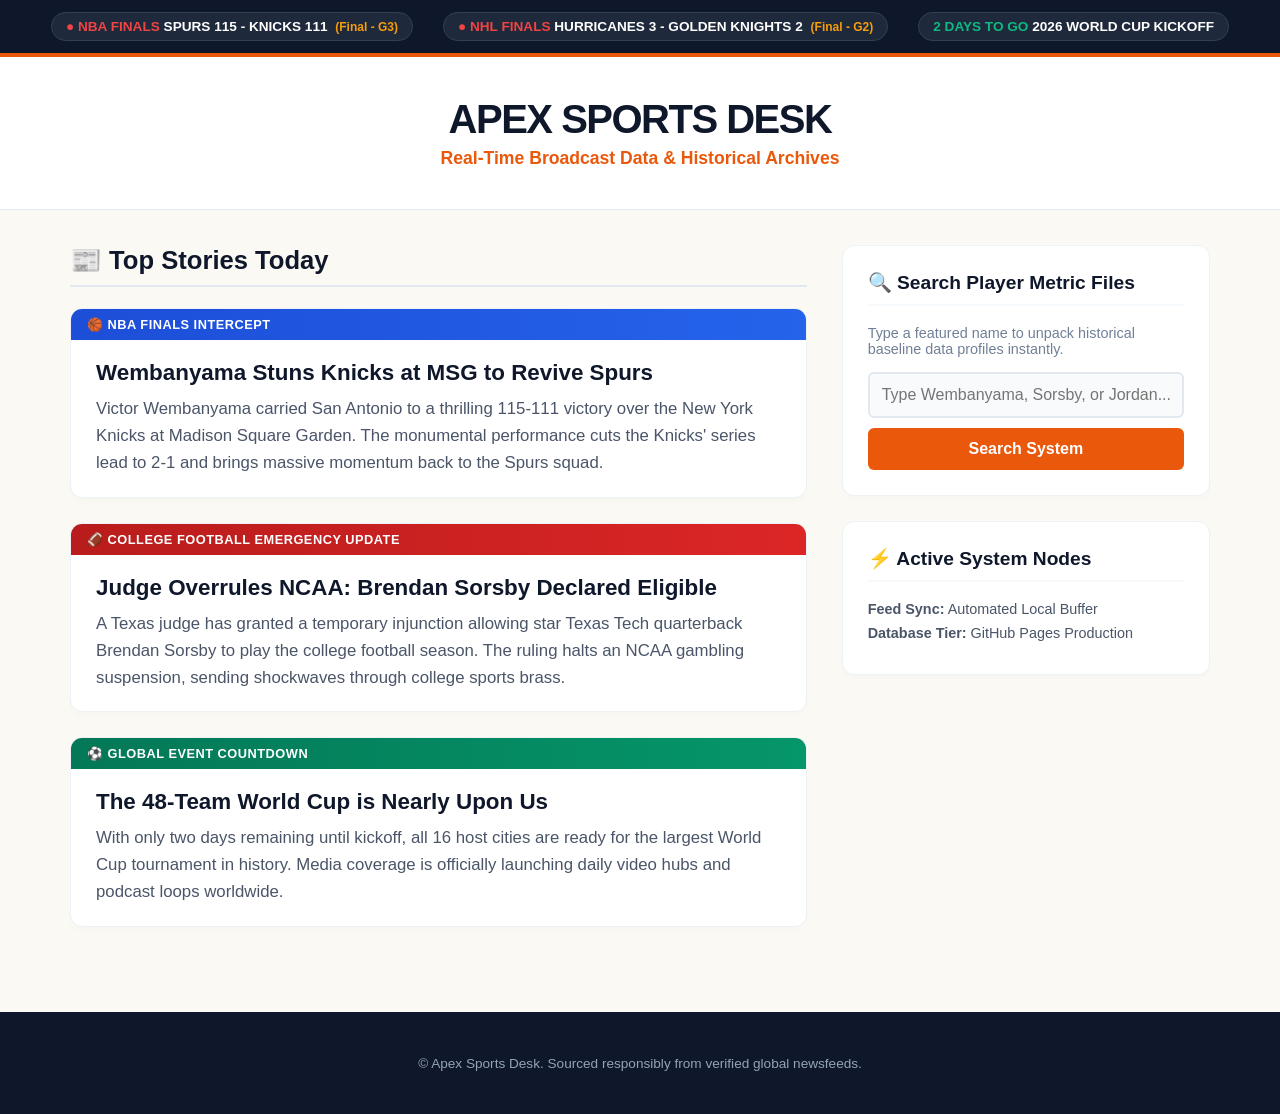
<file: index.htm>
<!DOCTYPE html>
<html lang="en">
<head>
    <meta charset="UTF-8">
    <meta name="viewport" content="width=device-width, initial-scale=1.0">
    <title>Apex Sports Desk</title>
    <link rel="stylesheet" href="style.css">
</head>
<body>

    <!-- 1. LIVE SCOREBOARD TICKER -->
    <div class="ticker-wrap">
        <div class="ticker">
            <div class="game"><span class="live-dot">● NBA FINALS</span> SPURS 115 - KNICKS 111 <span class="final-tag">(Final - G3)</span></div>
            <div class="game"><span class="live-dot">● NHL FINALS</span> HURRICANES 3 - GOLDEN KNIGHTS 2 <span class="final-tag">(Final - G2)</span></div>
            <div class="game"><span class="countdown-tag">2 DAYS TO GO</span> 2026 WORLD CUP KICKOFF</div>
        </div>
    </div>

    <!-- 2. APEX BRAND HEADER -->
    <header class="main-header">
        <h1>APEX SPORTS DESK</h1>
        <p>Real-Time Broadcast Data & Historical Archives</p>
    </header>

    <!-- 3. MAIN APP GRID -->
    <div class="container">
        
        <!-- LEFT COLUMN: BREAKING HEADLINES -->
        <main class="news-feed">
            <h2>📰 Top Stories Today</h2>
            
            <div class="story-card">
                <div class="story-banner nba-theme">🏀 NBA FINALS INTERCEPT</div>
                <div class="story-body">
                    <h3>Wembanyama Stuns Knicks at MSG to Revive Spurs</h3>
                    <p>Victor Wembanyama carried San Antonio to a thrilling 115-111 victory over the New York Knicks at Madison Square Garden. The monumental performance cuts the Knicks' series lead to 2-1 and brings massive momentum back to the Spurs squad.</p>
                </div>
            </div>

            <div class="story-card">
                <div class="story-banner ncaa-theme">🏈 COLLEGE FOOTBALL EMERGENCY UPDATE</div>
                <div class="story-body">
                    <h3>Judge Overrules NCAA: Brendan Sorsby Declared Eligible</h3>
                    <p>A Texas judge has granted a temporary injunction allowing star Texas Tech quarterback Brendan Sorsby to play the college football season. The ruling halts an NCAA gambling suspension, sending shockwaves through college sports brass.</p>
                </div>
            </div>

            <div class="story-card">
                <div class="story-banner world-cup-theme">⚽ GLOBAL EVENT COUNTDOWN</div>
                <div class="story-body">
                    <h3>The 48-Team World Cup is Nearly Upon Us</h3>
                    <p>With only two days remaining until kickoff, all 16 host cities are ready for the largest World Cup tournament in history. Media coverage is officially launching daily video hubs and podcast loops worldwide.</p>
                </div>
            </div>
        </main>

        <!-- RIGHT COLUMN: INTERACTIVE ENGINE SEARCH -->
        <aside class="sidebar">
            <div class="sidebar-card">
                <h3>🔍 Search Player Metric Files</h3>
                <p class="help-text">Type a featured name to unpack historical baseline data profiles instantly.</p>
                
                <div class="search-input-group">
                    <input type="text" id="dbSearch" placeholder="Type Wembanyama, Sorsby, or Jordan...">
                    <button onclick="runArchiveSearch()">Search System</button>
                </div>

                <!-- Injection Results Nodes -->
                <div id="searchSuccess" class="result-display-panel">
                    <h4 id="resName">--</h4>
                    <p><b>Division Type:</b> <span id="resLeague">--</span></p>
                    <p><b>Archived Status:</b> <span id="resStatus">--</span></p>
                    <p style="margin-top: 10px; font-weight: bold;">Current Play Log Entry:</p>
                    <p id="resLog" class="log-quote-box">--</p>
                </div>
                <div id="searchError" class="error-display-panel">❌ No match inside active data strings. Try searching for 'Wembanyama'.</div>
            </div>

            <div class="sidebar-card info-widget">
                <h3>⚡ Active System Nodes</h3>
                <p><b>Feed Sync:</b> Automated Local Buffer</p>
                <p><b>Database Tier:</b> GitHub Pages Production</p>
            </div>
        </aside>

    </div>

    <footer>
        <p>&copy; Apex Sports Desk. Sourced responsibly from verified global newsfeeds.</p>
    </footer>

    <script src="script.js"></script>
</body>
</html>
</file>
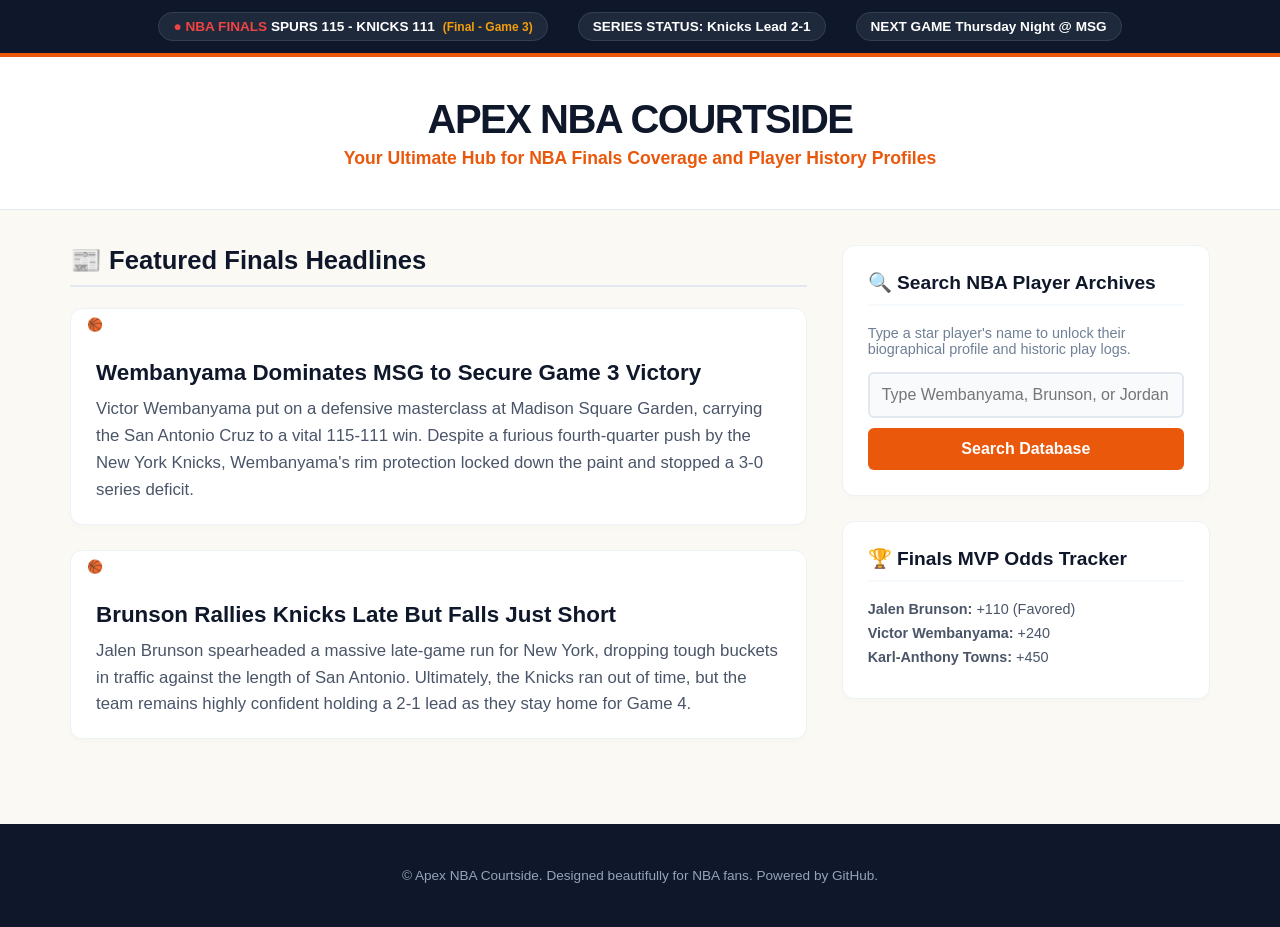
<file: index.html>
<!DOCTYPE html>
<html lang="en">
<head>
    <meta charset="UTF-8">
    <meta name="viewport" content="width=device-width, initial-scale=1.0">
    <title>Apex NBA Courtside</title>
    <link rel="stylesheet" href="style.css">
</head>
<body>

    <!-- 1. LIVE NBA FINALS SCOREBOARD TICKER -->
    <div class="ticker-wrap">
        <div class="ticker">
            <div class="game"><span class="live-dot">● NBA FINALS</span> SPURS 115 - KNICKS 111 <span class="final-tag">(Final - Game 3)</span></div>
            <div class="game"><b>SERIES STATUS:</b> Knicks Lead 2-1</div>
            <div class="game"><span class="next-tag">NEXT GAME</span> Thursday Night @ MSG</div>
        </div>
    </div>

    <!-- 2. NBA BRAND HEADER -->
    <header class="main-header">
        <h1>APEX NBA COURTSIDE</h1>
        <p>Your Ultimate Hub for NBA Finals Coverage and Player History Profiles</p>
    </header>

    <!-- 3. MAIN APP GRID -->
    <div class="container">
        
        <!-- LEFT COLUMN: BREAKING NBA HEADLINES -->
        <main class="news-feed">
            <h2>📰 Featured Finals Headlines</h2>
            
            <div class="story-card">
                <div class="story-banner spurs-theme">🏀 SPURS BOUNCE BACK</div>
                <div class="story-body">
                    <h3>Wembanyama Dominates MSG to Secure Game 3 Victory</h3>
                    <p>Victor Wembanyama put on a defensive masterclass at Madison Square Garden, carrying the San Antonio Cruz to a vital 115-111 win. Despite a furious fourth-quarter push by the New York Knicks, Wembanyama's rim protection locked down the paint and stopped a 3-0 series deficit.</p>
                </div>
            </div>

            <div class="story-card">
                <div class="story-banner knicks-theme">🏀 NEW YORK ANALYSIS</div>
                <div class="story-body">
                    <h3>Brunson Rallies Knicks Late But Falls Just Short</h3>
                    <p>Jalen Brunson spearheaded a massive late-game run for New York, dropping tough buckets in traffic against the length of San Antonio. Ultimately, the Knicks ran out of time, but the team remains highly confident holding a 2-1 lead as they stay home for Game 4.</p>
                </div>
            </div>
        </main>

        <!-- RIGHT COLUMN: INTERACTIVE NBA ENGINE SEARCH -->
        <aside class="sidebar">
            <div class="sidebar-card">
                <h3>🔍 Search NBA Player Archives</h3>
                <p class="help-text">Type a star player's name to unlock their biographical profile and historic play logs.</p>
                
                <div class="search-input-group">
                    <input type="text" id="dbSearch" placeholder="Type Wembanyama, Brunson, or Jordan...">
                    <button onclick="runArchiveSearch()">Search Database</button>
                </div>

                <!-- Injection Results Nodes -->
                <div id="searchSuccess" class="result-display-panel">
                    <h4 id="resName">--</h4>
                    <p><b>Team Affiliation:</b> <span id="resTeam">--</span></p>
                    <p><b>Position / Role:</b> <span id="resPos">--</span></p>
                    <p style="margin-top: 10px; font-weight: bold;">Documented Play-by-Play Log:</p>
                    <p id="resLog" class="log-quote-box">--</p>
                </div>
                <div id="searchError" class="error-display-panel">❌ No record found in our active NBA vault. Try searching for 'Brunson' or 'Wembanyama'.</div>
            </div>

            <!-- TRENDING WIDGET -->
            <div class="sidebar-card info-widget">
                <h3>🏆 Finals MVP Odds Tracker</h3>
                <p><b>Jalen Brunson:</b> +110 (Favored)</p>
                <p><b>Victor Wembanyama:</b> +240</p>
                <p><b>Karl-Anthony Towns:</b> +450</p>
            </div>
        </aside>

    </div>

    <footer>
        <p>&copy; Apex NBA Courtside. Designed beautifully for NBA fans. Powered by GitHub.</p>
    </footer>

    <script src="script.js"></script>
</body>
</html>
</file>
<file: style.css>
/* Clean Premium Layout Matrix */
body { font-family: 'Segoe UI', Arial, sans-serif; margin: 0; padding: 0; background-color: #fbf9f4; color: #2d3748; }

/* TICKER BANNER */
.ticker-wrap { background-color: #0f172a; color: white; padding: 12px 0; border-bottom: 4px solid #ea580c; }
.ticker { display: flex; justify-content: center; gap: 30px; max-width: 1200px; margin: 0 auto; padding: 0 20px; flex-wrap: wrap; }
.game { background-color: #1e293b; padding: 6px 14px; border-radius: 20px; font-size: 0.85rem; font-weight: 600; border: 1px solid #334155; }
.live-dot { color: #ef4444; font-weight: 800; }
.final-tag { color: #f59e0b; font-size: 0.75rem; margin-left: 4px; }
.countdown-tag { color: #10b981; font-weight: bold; }

/* HEADER BRAND */
.main-header { text-align: center; background-color: #ffffff; padding: 40px 20px; border-bottom: 1px solid #e2e8f0; }
.main-header h1 { margin: 0; font-size: 2.5rem; letter-spacing: -1.5px; color: #0f172a; }
.main-header p { margin: 6px 0 0 0; color: #ea580c; font-weight: bold; font-size: 1.1rem; }

/* GRID APPARATUS */
.container { max-width: 1140px; margin: 35px auto; padding: 0 20px; display: grid; grid-template-columns: 2fr 1fr; gap: 35px; }
@media (max-width: 768px) { .container { grid-template-columns: 1fr; } }

/* NEWS CARDS */
.news-feed h2 { margin-top: 0; font-size: 1.6rem; color: #0f172a; border-bottom: 2px solid #e2e8f0; padding-bottom: 10px; }
.story-card { background-color: white; border: 1px solid #edf2f7; border-radius: 12px; overflow: hidden; box-shadow: 0 4px 6px -1px rgba(0,0,0,0.02); margin-bottom: 25px; }
.story-banner { padding: 8px 16px; color: white; font-size: 0.8rem; font-weight: bold; letter-spacing: 0.5px; }
.nba-theme { background: linear-gradient(90deg, #1d4ed8, #2563eb); }
.ncaa-theme { background: linear-gradient(90deg, #b91c1c, #dc2626); }
.world-cup-theme { background: linear-gradient(90deg, #047857, #059669); }
.story-body { padding: 20px 25px; }
.story-body h3 { margin: 0 0 10px 0; color: #0f172a; font-size: 1.4rem; }
.story-body p { margin: 0; line-height: 1.6; color: #4a5568; font-size: 1.05rem; }

/* SIDEBAR PANELS */
.sidebar { display: flex; flex-direction: column; gap: 25px; }
.sidebar-card { background-color: white; padding: 25px; border-radius: 12px; border: 1px solid #edf2f7; box-shadow: 0 4px 6px -1px rgba(0,0,0,0.02); }
.sidebar-card h3 { margin-top: 0; color: #0f172a; font-size: 1.2rem; border-bottom: 2px solid #f7fafc; padding-bottom: 10px; }
.help-text { font-size: 0.9rem; color: #718096; margin: 0 0 15px 0; }

.search-input-group { display: flex; flex-direction: column; gap: 10px; }
input { padding: 12px; border: 2px solid #e2e8f0; border-radius: 6px; font-size: 1rem; outline: none; background-color: #f8fafc; }
input:focus { border-color: #ea580c; background-color: white; }
button { padding: 12px; background-color: #ea580c; color: white; border: none; border-radius: 6px; font-weight: bold; cursor: pointer; font-size: 1rem; }
button:hover { background-color: #c2410c; }

/* SEARCH FEED INTERACTIVES */
.result-display-panel { display: none; margin-top: 20px; background-color: #fffbeb; border: 1px solid #fef3c7; padding: 15px; border-radius: 8px; }
.result-display-panel h4 { margin: 0 0 8px 0; color: #b45309; font-size: 1.2rem; }
.result-display-panel p { margin: 4px 0; font-size: 0.95rem; }
.log-quote-box { background-color: white; padding: 10px; border-radius: 6px; border: 1px solid #fde68a; font-style: italic; line-height: 1.4; color: #451a03; }
.error-display-panel { display: none; margin-top: 20px; color: #b91c1c; background-color: #fef2f2; padding: 12px; border-radius: 6px; font-weight: bold; font-size: 0.9rem; text-align: center; }

.info-widget p { font-size: 0.9rem; margin: 8px 0; color: #4a5568; }
footer { text-align: center; padding: 30px; background-color: #0f172a; color: #94a3b8; font-size: 0.85rem; margin-top: 60px; }
</file>
